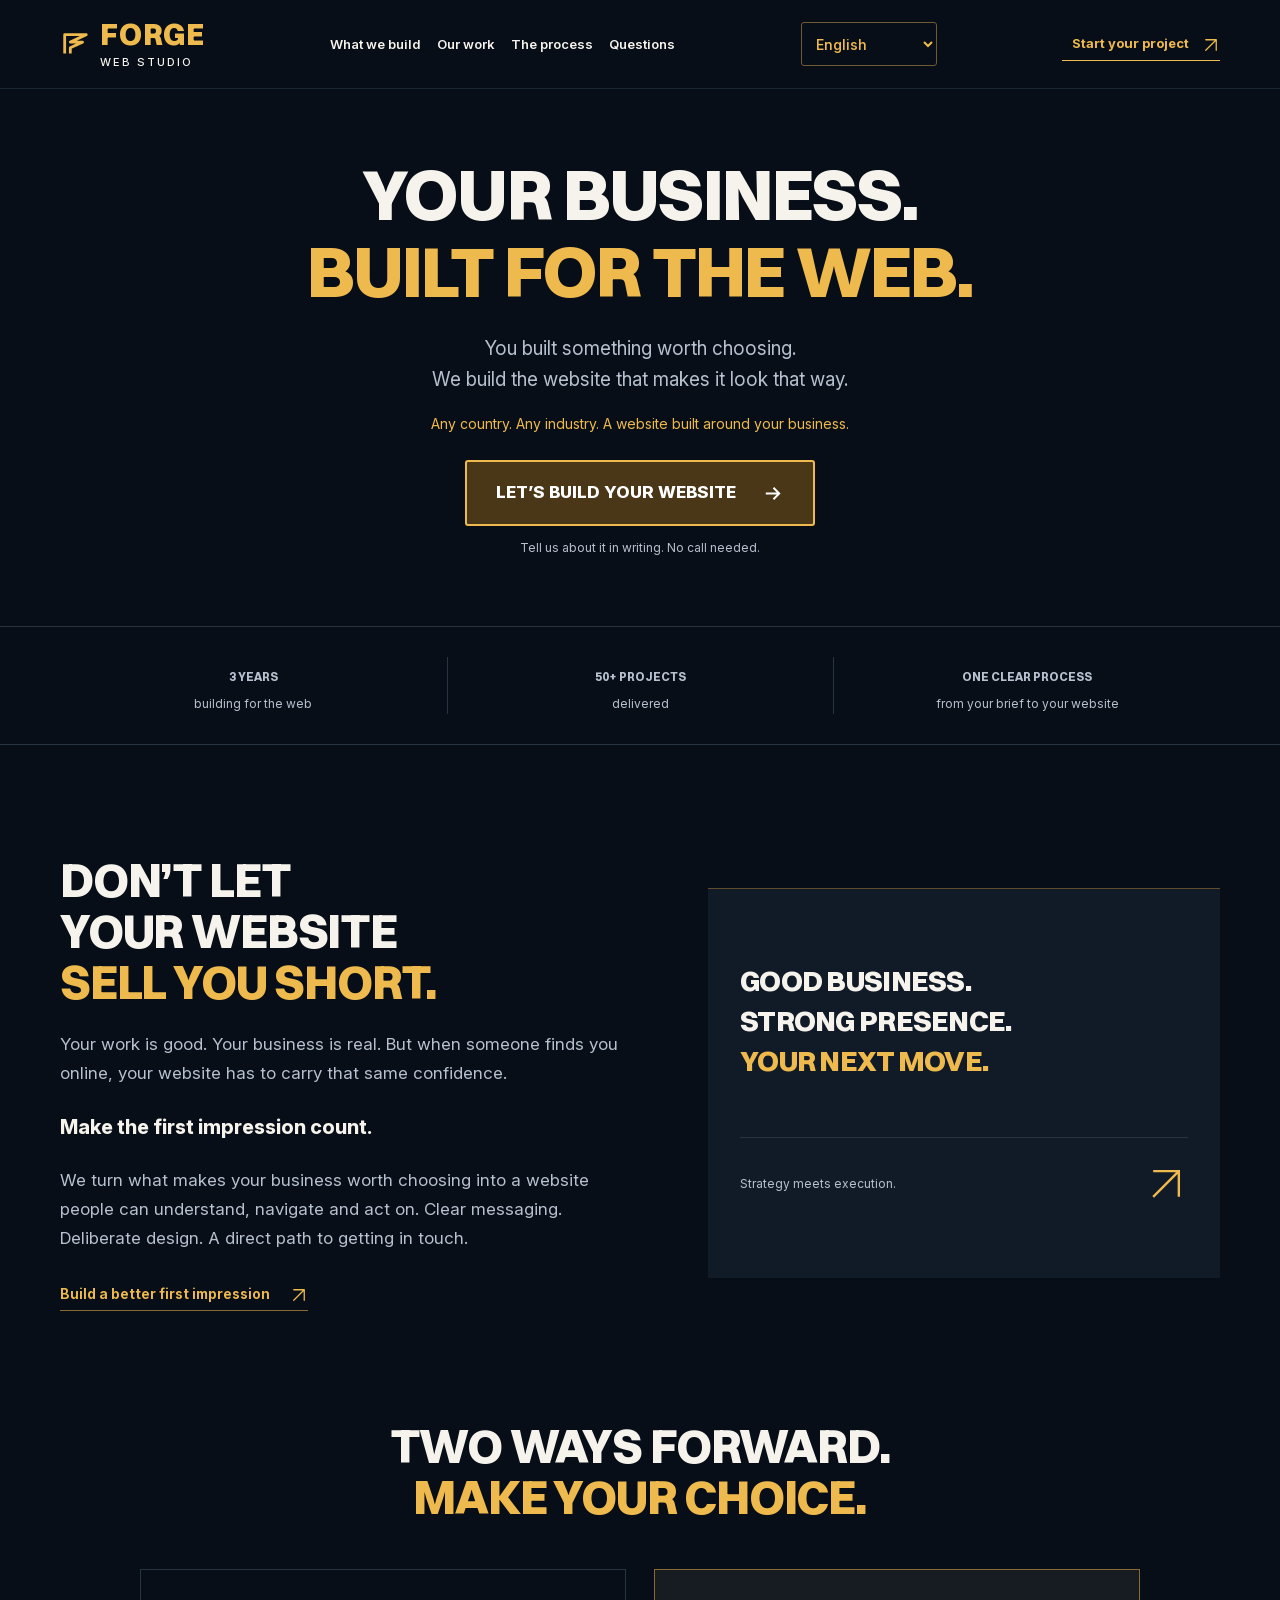
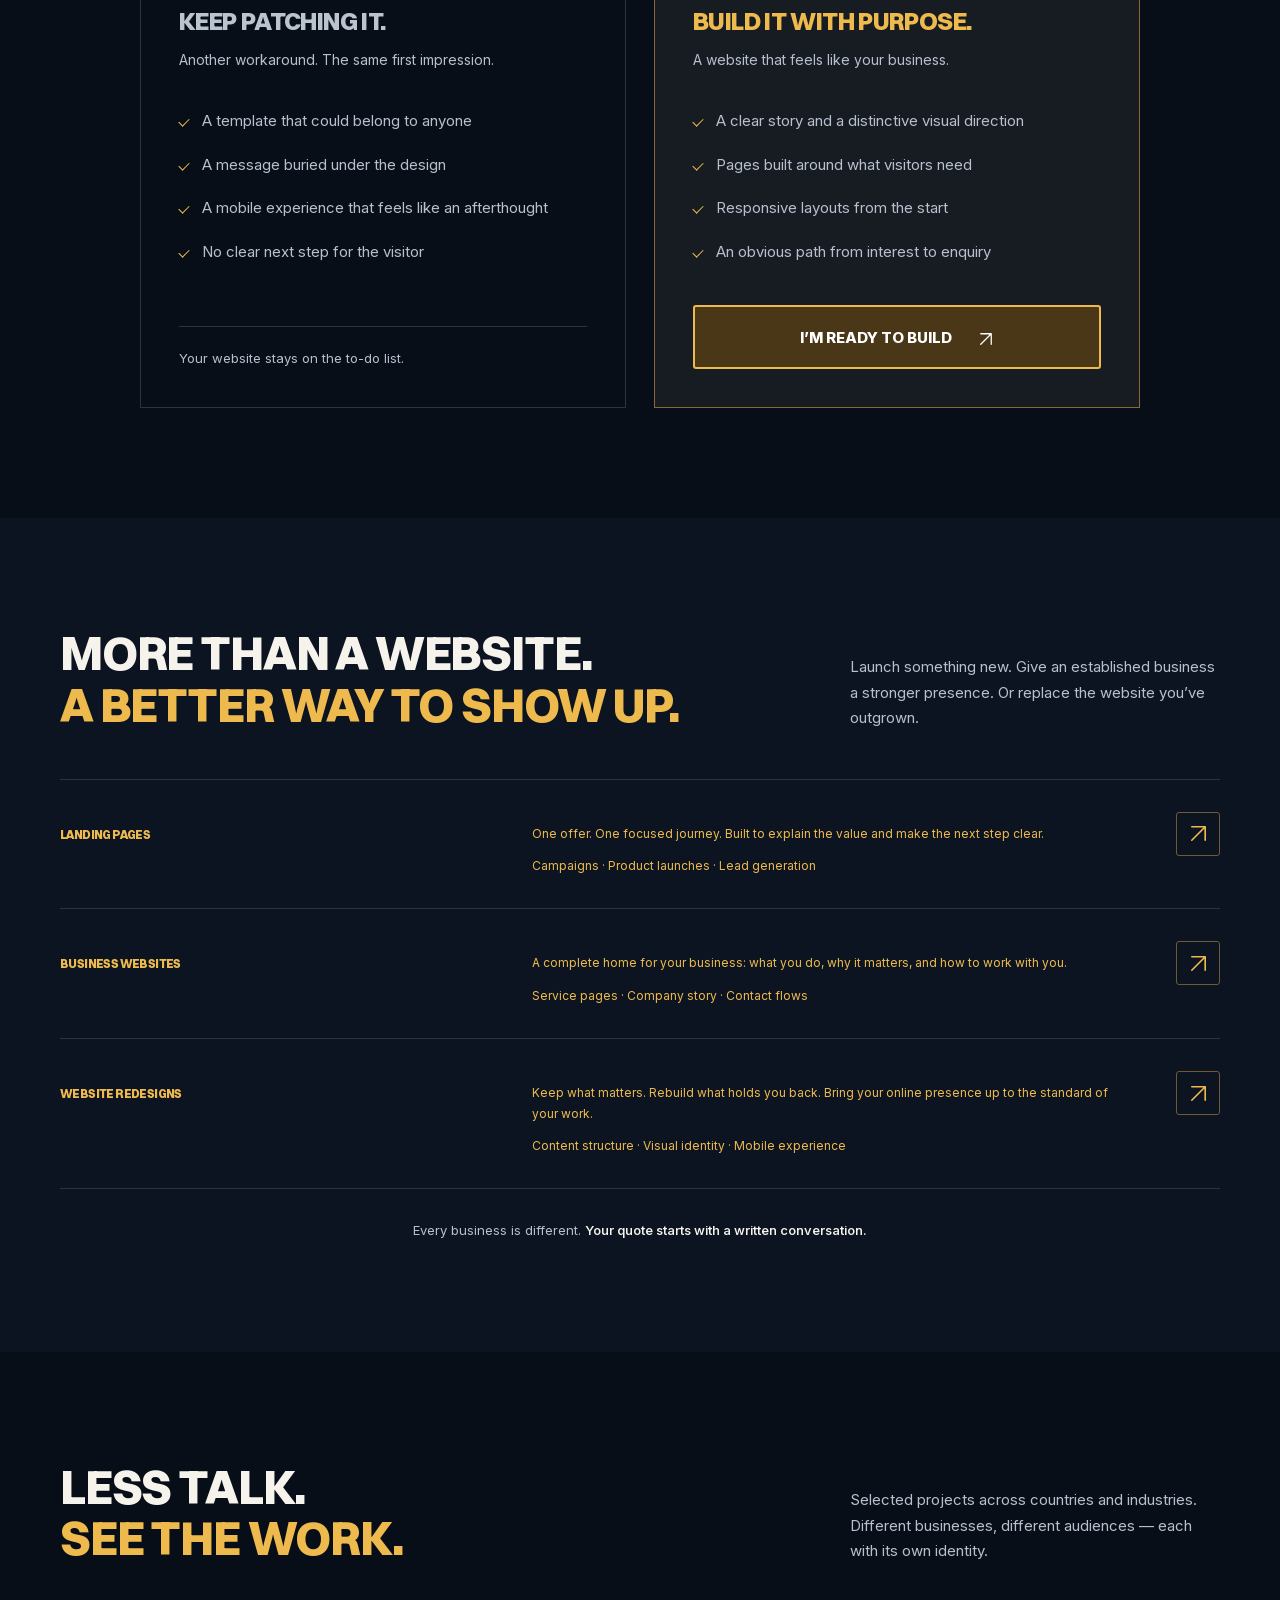
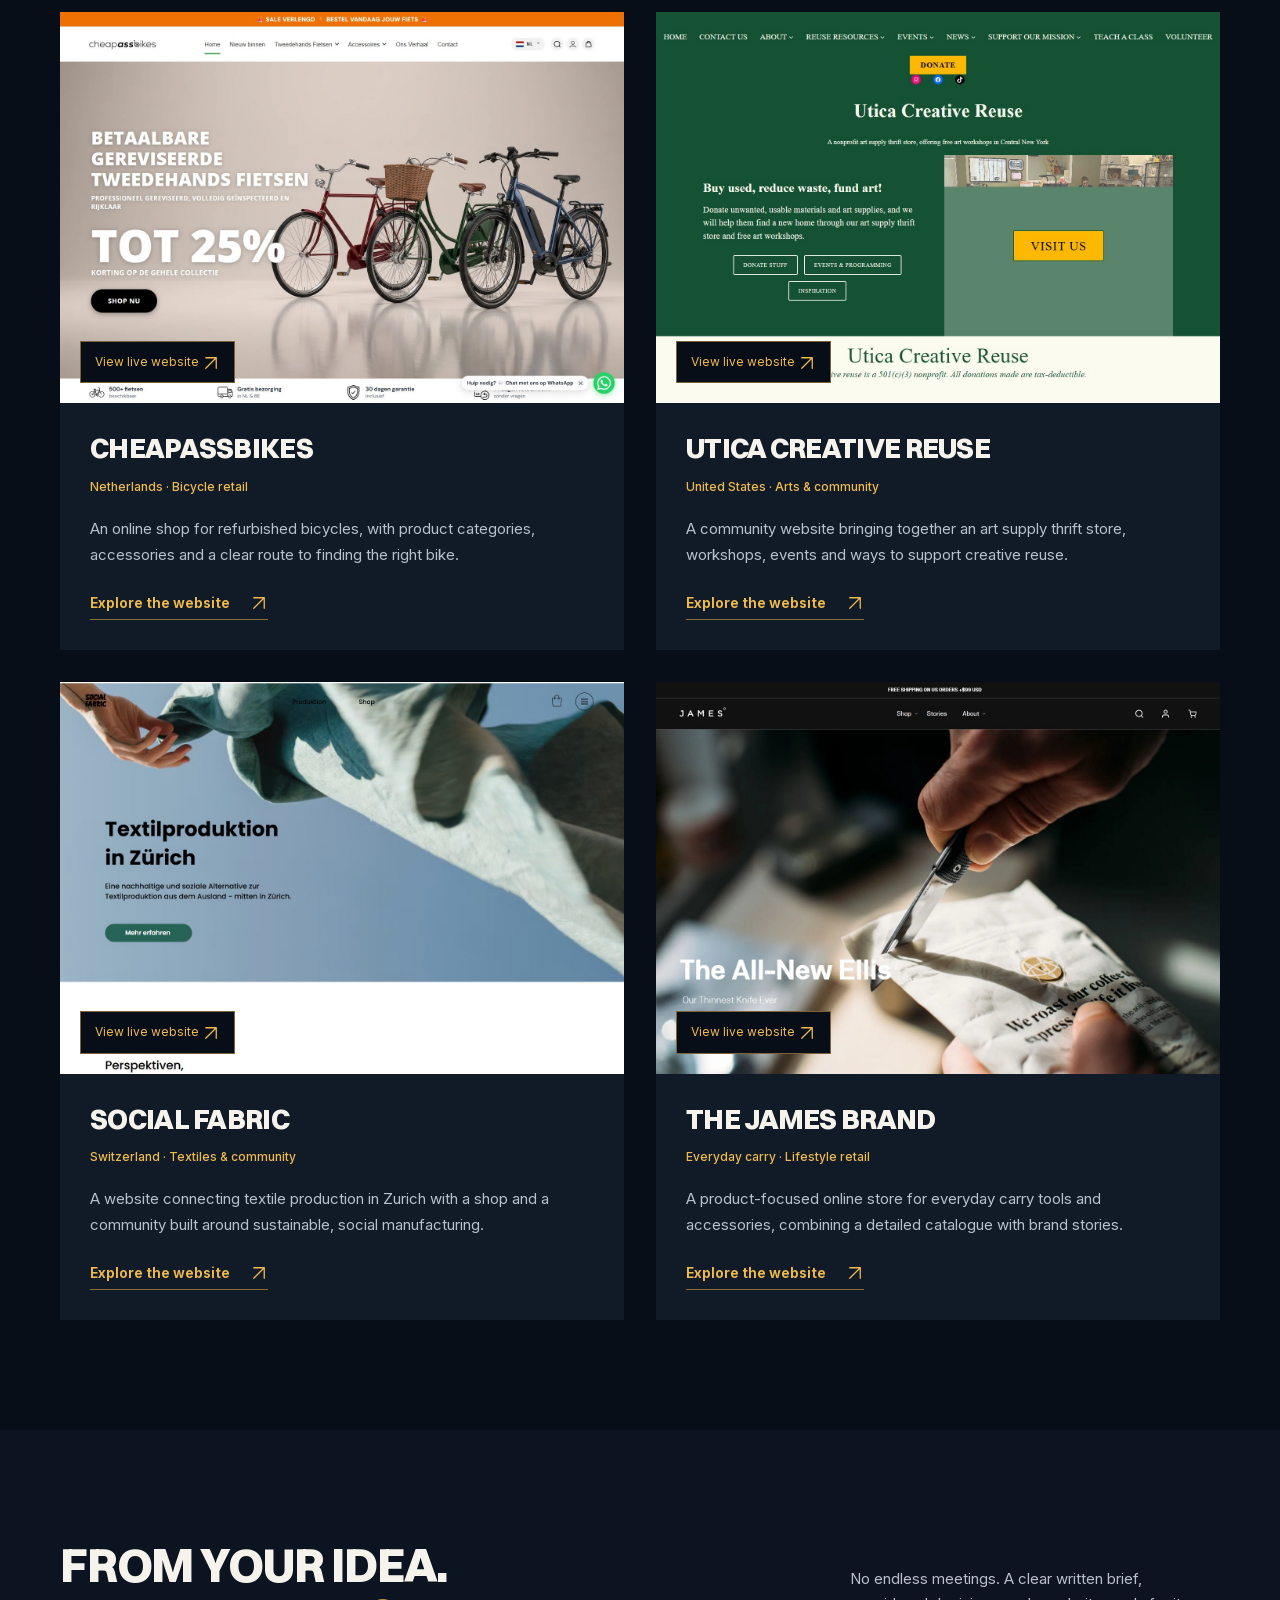
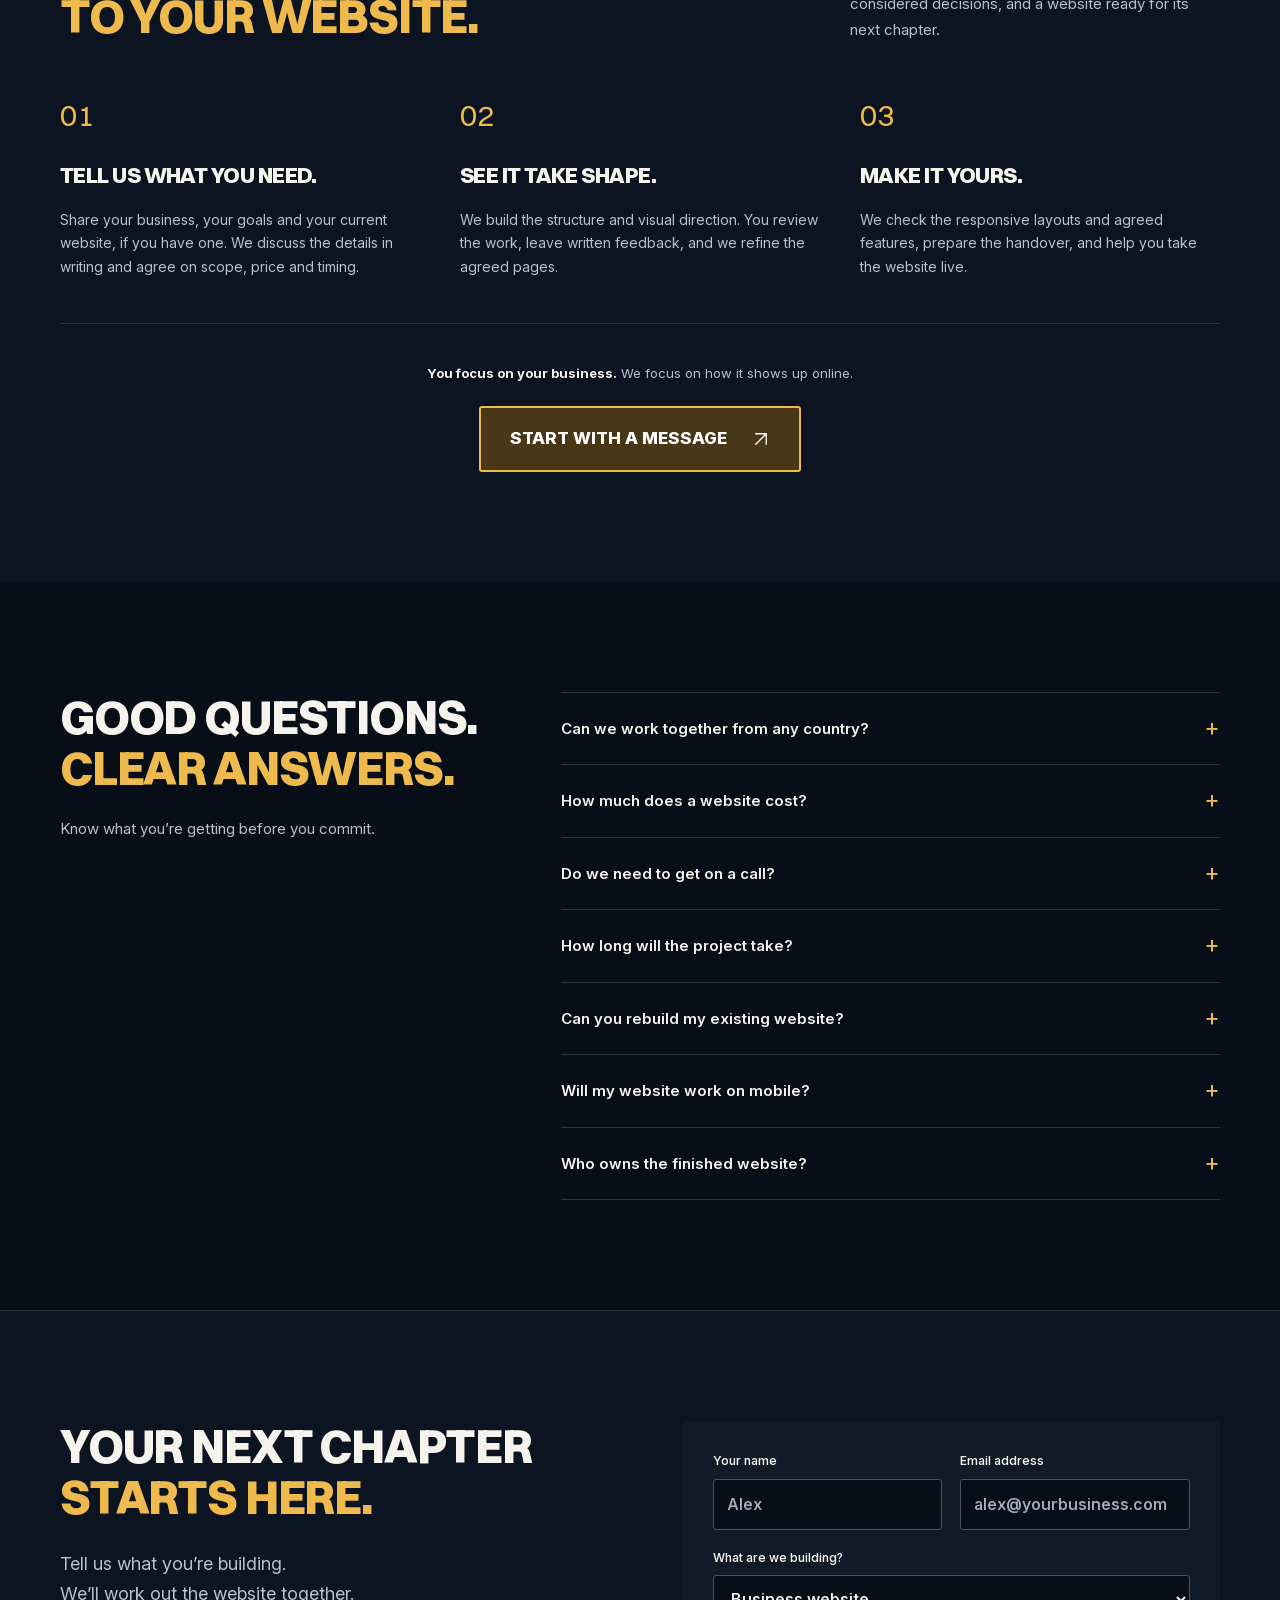
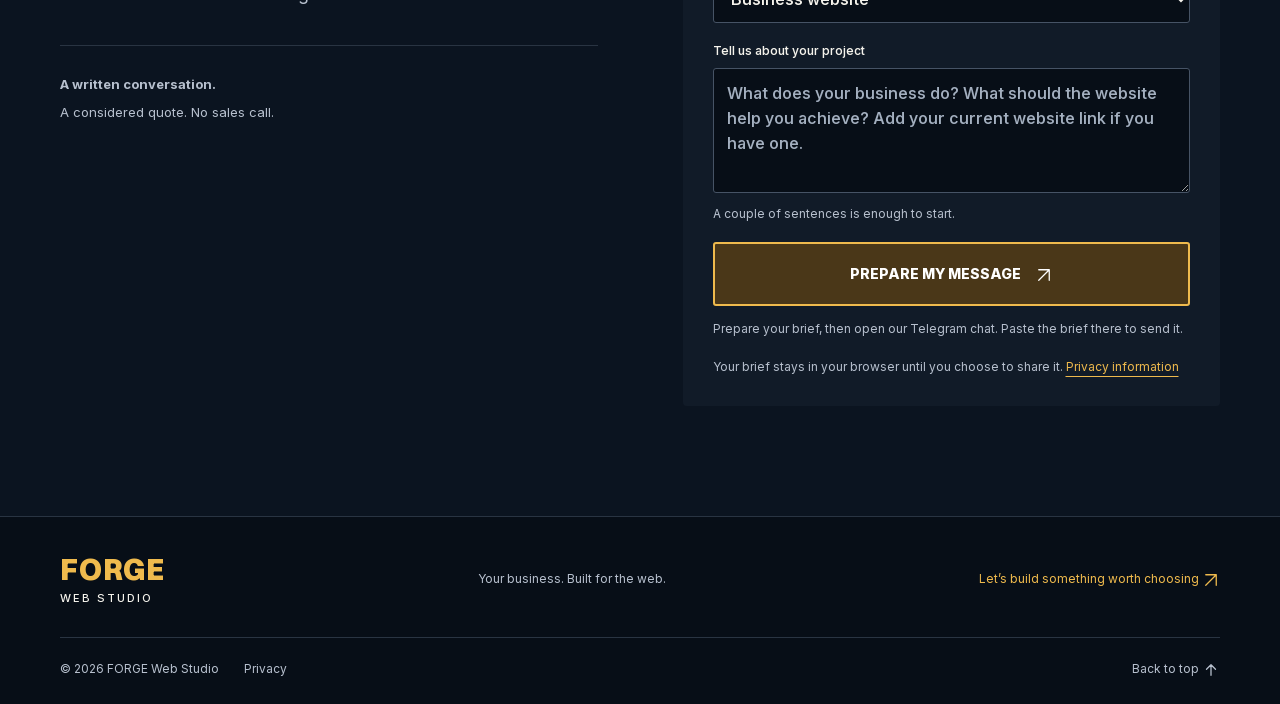
<file: index.html>
<!doctype html>
<html lang="en"><head>
  <meta charset="utf-8">
  <meta name="viewport" content="width=device-width, initial-scale=1">
  <title>FORGE Web Studio — Your business. Built for the web.</title>
  <meta name="description" content="Website design and development for clients in any country and any industry. 3 years of experience. 50+ projects delivered. Start a project in writing." data-i18n-content="12">
  <meta name="theme-color" content="#070e17">
  <meta property="og:title" content="FORGE Web Studio — Your business. Built for the web." data-i18n-content="143">
  <meta property="og:description" content="A clear message. A distinctive website. A straightforward path from first impression to enquiry." data-i18n-content="12">
  <meta property="og:type" content="website">
  <link rel="icon" href="assets/favicon.svg" type="image/svg+xml">
  <link rel="preload" href="assets/fonts/switzer-variable.woff2" as="font" type="font/woff2" crossorigin="">
  <link rel="stylesheet" href="assets/fonts/fonts.css">
  <link rel="stylesheet" href="styles.css">
  <script src="config.js" defer=""></script>
  <script src="translations.js" defer=""></script><script src="i18n.js" defer=""></script><script src="script.js" defer=""></script>
</head>
<body>
<a class="skip" href="#main"><span data-i18n="0">Skip to content</span></a>
<header class="header" id="top"><div class="container header-inner">
  <a class="brand" href="#top" aria-label="FORGE"><svg viewBox="0 0 32 32" width="30" height="30" fill="none" aria-hidden="true"><path d="M5 26V6h23L11 14h13L11 20v6" stroke="currentColor" stroke-width="3" stroke-linejoin="round"></path></svg><span>FORGE<small><span data-i18n="1">WEB STUDIO</span></small></span></a>
  <button class="menu-toggle" aria-expanded="false" aria-controls="navigation" type="button"><span data-i18n="2">Menu</span></button>
  <nav id="navigation" aria-label="Main navigation" data-i18n-aria-label="179"><a href="#services"><span data-i18n="3">What we build</span></a><a href="#work"><span data-i18n="4">Our work</span></a><a href="#process"><span data-i18n="5">The process</span></a><a href="#faq"><span data-i18n="6">Questions</span></a></nav>
  <label class="language-control"><span class="sr-only" data-i18n="161">Language</span><select id="language-select" aria-label="Language" data-i18n-aria-label="161"><option value="en" lang="en">English</option><option value="ru" lang="ru">Русский</option><option value="de" lang="de">Deutsch</option><option value="nl" lang="nl">Nederlands</option><option value="fi" lang="fi">Suomi</option><option value="zh" lang="zh">中文</option><option value="fr" lang="fr">Français</option><option value="it" lang="it">Italiano</option><option value="es" lang="es">Español</option><option value="pt" lang="pt">Português</option></select></label><a class="header-cta" href="#start"><span data-i18n="7">Start your project</span> <span aria-hidden="true"><svg class="icon icon-diagonal" viewBox="0 0 24 24" width="18" height="18" fill="none" aria-hidden="true"><path d="M5 19 19 5M5 5h14v14" stroke="currentColor" stroke-width="1.7" stroke-linecap="round" stroke-linejoin="round"></path></svg></span></a>
</div></header>
<main id="main">
<section class="hero"><div class="container hero-content">
  <h1><span data-i18n="8">YOUR BUSINESS.</span><br><em><span data-i18n="9">BUILT FOR THE WEB.</span></em></h1>
  <p class="hero-lead"><span data-i18n="10">You built something worth choosing.</span><br><span data-i18n="11">We build the website that makes it look that way.</span></p>
  <p class="global-note"><span data-i18n="12">Any country. Any industry. A website built around your business.</span></p>
  <a class="button" href="#start"><span data-i18n="13">LET’S BUILD YOUR WEBSITE</span> <svg viewBox="0 0 24 24" fill="none" width="23" height="23" aria-hidden="true"><path d="M5 12h14m-6-6 6 6-6 6" stroke="currentColor" stroke-width="2"></path></svg></a>
  <p class="cta-note"><span data-i18n="14">Tell us about it in writing. No call needed.</span></p>

</div></section>
<section class="proof-strip" aria-label="Studio experience" data-i18n-aria-label="182"><div class="container proof-grid"><div><strong><span data-i18n="30">3 YEARS</span></strong><span><span data-i18n="31">building for the web</span></span></div><div><strong><span data-i18n="32">50+ PROJECTS</span></strong><span><span data-i18n="33">delivered</span></span></div><div><strong><span data-i18n="34">ONE CLEAR PROCESS</span></strong><span><span data-i18n="35">from your brief to your website</span></span></div></div></section>
<section class="section manifesto"><div class="container split"><div><h2><span data-i18n="36">DON’T LET YOUR WEBSITE</span><br><em><span data-i18n="37">SELL YOU SHORT.</span></em></h2><p><span data-i18n="38">Your work is good. Your business is real. But when someone finds you online, your website has to carry that same confidence.</span></p><p class="strong-copy"><span data-i18n="39">Make the first impression count.</span></p><p><span data-i18n="40">We turn what makes your business worth choosing into a website people can understand, navigate and act on. Clear messaging. Deliberate design. A direct path to getting in touch.</span></p><a class="text-link" href="#start"><span data-i18n="41">Build a better first impression</span> <span aria-hidden="true"><svg class="icon icon-diagonal" viewBox="0 0 24 24" width="18" height="18" fill="none" aria-hidden="true"><path d="M5 19 19 5M5 5h14v14" stroke="currentColor" stroke-width="1.7" stroke-linecap="round" stroke-linejoin="round"></path></svg></span></a></div><div class="statement-panel"><span class="statement-line"><span data-i18n="42">GOOD BUSINESS.</span></span><span class="statement-line"><span data-i18n="43">STRONG PRESENCE.</span></span><span class="statement-line gold"><span data-i18n="44">YOUR NEXT MOVE.</span></span><div class="statement-bottom"><span><span data-i18n="45">Strategy meets execution.</span></span><svg viewBox="0 0 24 24" width="44" height="44" fill="none" aria-hidden="true"><path d="M5 19 19 5M5 5h14v14" stroke="currentColor" stroke-width="1.3"></path></svg></div></div></div></section>
<section class="section choice"><div class="container"><h2 class="center"><span data-i18n="46">TWO WAYS FORWARD.</span><br><em><span data-i18n="47">MAKE YOUR CHOICE.</span></em></h2><div class="choice-grid"><article class="choice-panel muted-panel"><h3><span data-i18n="48">KEEP PATCHING IT.</span></h3><p><span data-i18n="49">Another workaround. The same first impression.</span></p><ul><li><span data-i18n="50">A template that could belong to anyone</span></li><li><span data-i18n="51">A message buried under the design</span></li><li><span data-i18n="52">A mobile experience that feels like an afterthought</span></li><li><span data-i18n="53">No clear next step for the visitor</span></li></ul><p class="choice-end"><span data-i18n="54">Your website stays on the to-do list.</span></p></article><article class="choice-panel gold-panel"><h3><span data-i18n="55">BUILD IT WITH PURPOSE.</span></h3><p><span data-i18n="56">A website that feels like your business.</span></p><ul><li><span data-i18n="57">A clear story and a distinctive visual direction</span></li><li><span data-i18n="58">Pages built around what visitors need</span></li><li><span data-i18n="59">Responsive layouts from the start</span></li><li><span data-i18n="60">An obvious path from interest to enquiry</span></li></ul><a class="button" href="#start"><span data-i18n="61">I’M READY TO BUILD</span> <span aria-hidden="true"><svg class="icon icon-diagonal" viewBox="0 0 24 24" width="18" height="18" fill="none" aria-hidden="true"><path d="M5 19 19 5M5 5h14v14" stroke="currentColor" stroke-width="1.7" stroke-linecap="round" stroke-linejoin="round"></path></svg></span></a></article></div></div></section>
<section class="section services band" id="services"><div class="container"><div class="section-heading"><h2><span data-i18n="62">MORE THAN A WEBSITE.</span><br><em><span data-i18n="63">A BETTER WAY TO SHOW UP.</span></em></h2><p><span data-i18n="64">Launch something new. Give an established business a stronger presence. Or replace the website you’ve outgrown.</span></p></div><div class="service-list"><article><h3><span data-i18n="65">LANDING PAGES</span></h3><div><p><span data-i18n="66">One offer. One focused journey. Built to explain the value and make the next step clear.</span></p><span><span data-i18n="67">Campaigns · Product launches · Lead generation</span></span></div><a href="#start" data-service="Landing page" aria-label="Discuss a landing page" data-i18n-aria-label="131"><svg class="icon icon-diagonal" viewBox="0 0 24 24" width="18" height="18" fill="none" aria-hidden="true"><path d="M5 19 19 5M5 5h14v14" stroke="currentColor" stroke-width="1.7" stroke-linecap="round" stroke-linejoin="round"></path></svg></a></article><article><h3><span data-i18n="68">BUSINESS WEBSITES</span></h3><div><p><span data-i18n="69">A complete home for your business: what you do, why it matters, and how to work with you.</span></p><span><span data-i18n="70">Service pages · Company story · Contact flows</span></span></div><a href="#start" data-service="Business website" aria-label="Discuss a business website" data-i18n-aria-label="130"><svg class="icon icon-diagonal" viewBox="0 0 24 24" width="18" height="18" fill="none" aria-hidden="true"><path d="M5 19 19 5M5 5h14v14" stroke="currentColor" stroke-width="1.7" stroke-linecap="round" stroke-linejoin="round"></path></svg></a></article><article><h3><span data-i18n="71">WEBSITE REDESIGNS</span></h3><div><p><span data-i18n="72">Keep what matters. Rebuild what holds you back. Bring your online presence up to the standard of your work.</span></p><span><span data-i18n="73">Content structure · Visual identity · Mobile experience</span></span></div><a href="#start" data-service="Website redesign" aria-label="Discuss a website redesign" data-i18n-aria-label="132"><svg class="icon icon-diagonal" viewBox="0 0 24 24" width="18" height="18" fill="none" aria-hidden="true"><path d="M5 19 19 5M5 5h14v14" stroke="currentColor" stroke-width="1.7" stroke-linecap="round" stroke-linejoin="round"></path></svg></a></article></div><p class="pricing-note"><span data-i18n="74">Every business is different.</span> <strong><span data-i18n="75">Your quote starts with a written conversation.</span></strong></p></div></section>
<section class="section work" id="work"><div class="container"><div class="section-heading"><h2><span data-i18n="76">LESS TALK.</span><br><em><span data-i18n="77">SEE THE WORK.</span></em></h2><p><span data-i18n="78">Selected projects across countries and industries. Different businesses, different audiences — each with its own identity.</span></p></div><div class="portfolio-grid"><article class="portfolio-case"><a class="project-image" href="https://cheapassbikes.nl/" target="_blank" rel="noopener noreferrer" aria-label="Visit CHEAPASSBIKES website" data-i18n-aria-label="183"><img src="assets/cases/cheapassbikes.jpg" alt="Cheapassbikes website showing refurbished bicycles" width="1440" height="1000" loading="lazy" data-i18n-alt="80"><span><span data-i18n="79">View live website</span> <svg class="icon icon-diagonal" viewBox="0 0 24 24" width="18" height="18" fill="none" aria-hidden="true"><path d="M5 19 19 5M5 5h14v14" stroke="currentColor" stroke-width="1.7" stroke-linecap="round" stroke-linejoin="round"></path></svg></span></a><div class="project-copy"><h3>CHEAPASSBIKES</h3><span class="project-tag"><span data-i18n="80">Netherlands · Bicycle retail</span></span><p><span data-i18n="81">An online shop for refurbished bicycles, with product categories, accessories and a clear route to finding the right bike.</span></p><a class="text-link" href="https://cheapassbikes.nl/" target="_blank" rel="noopener noreferrer"><span data-i18n="82">Explore the website</span> <svg class="icon icon-diagonal" viewBox="0 0 24 24" width="18" height="18" fill="none" aria-hidden="true"><path d="M5 19 19 5M5 5h14v14" stroke="currentColor" stroke-width="1.7" stroke-linecap="round" stroke-linejoin="round"></path></svg></a></div></article>
<article class="portfolio-case"><a class="project-image" href="https://uticacreativereuse.org/" target="_blank" rel="noopener noreferrer" aria-label="Visit UTICA CREATIVE REUSE website" data-i18n-aria-label="183"><img src="assets/cases/utica-creative-reuse.jpg" alt="Utica Creative Reuse website showing its art supply store and community activities" width="1440" height="1000" loading="lazy" data-i18n-alt="83"><span><span data-i18n="79">View live website</span> <svg class="icon icon-diagonal" viewBox="0 0 24 24" width="18" height="18" fill="none" aria-hidden="true"><path d="M5 19 19 5M5 5h14v14" stroke="currentColor" stroke-width="1.7" stroke-linecap="round" stroke-linejoin="round"></path></svg></span></a><div class="project-copy"><h3>UTICA CREATIVE REUSE</h3><span class="project-tag"><span data-i18n="83">United States · Arts &amp; community</span></span><p><span data-i18n="84">A community website bringing together an art supply thrift store, workshops, events and ways to support creative reuse.</span></p><a class="text-link" href="https://uticacreativereuse.org/" target="_blank" rel="noopener noreferrer"><span data-i18n="82">Explore the website</span> <svg class="icon icon-diagonal" viewBox="0 0 24 24" width="18" height="18" fill="none" aria-hidden="true"><path d="M5 19 19 5M5 5h14v14" stroke="currentColor" stroke-width="1.7" stroke-linecap="round" stroke-linejoin="round"></path></svg></a></div></article>
<article class="portfolio-case"><a class="project-image" href="https://www.socialfabric.ch/" target="_blank" rel="noopener noreferrer" aria-label="Visit SOCIAL FABRIC website" data-i18n-aria-label="183"><img src="assets/cases/social-fabric.jpg" alt="Social Fabric website presenting textile production in Zurich" width="1440" height="1000" loading="lazy" data-i18n-alt="85"><span><span data-i18n="79">View live website</span> <svg class="icon icon-diagonal" viewBox="0 0 24 24" width="18" height="18" fill="none" aria-hidden="true"><path d="M5 19 19 5M5 5h14v14" stroke="currentColor" stroke-width="1.7" stroke-linecap="round" stroke-linejoin="round"></path></svg></span></a><div class="project-copy"><h3>SOCIAL FABRIC</h3><span class="project-tag"><span data-i18n="85">Switzerland · Textiles &amp; community</span></span><p><span data-i18n="86">A website connecting textile production in Zurich with a shop and a community built around sustainable, social manufacturing.</span></p><a class="text-link" href="https://www.socialfabric.ch/" target="_blank" rel="noopener noreferrer"><span data-i18n="82">Explore the website</span> <svg class="icon icon-diagonal" viewBox="0 0 24 24" width="18" height="18" fill="none" aria-hidden="true"><path d="M5 19 19 5M5 5h14v14" stroke="currentColor" stroke-width="1.7" stroke-linecap="round" stroke-linejoin="round"></path></svg></a></div></article>
<article class="portfolio-case"><a class="project-image" href="https://thejamesbrand.com/" target="_blank" rel="noopener noreferrer" aria-label="Visit THE JAMES BRAND website" data-i18n-aria-label="183"><img src="assets/cases/the-james-brand.jpg" alt="The James Brand website featuring its Ellis everyday carry knife" width="1440" height="1000" loading="lazy" data-i18n-alt="87"><span><span data-i18n="79">View live website</span> <svg class="icon icon-diagonal" viewBox="0 0 24 24" width="18" height="18" fill="none" aria-hidden="true"><path d="M5 19 19 5M5 5h14v14" stroke="currentColor" stroke-width="1.7" stroke-linecap="round" stroke-linejoin="round"></path></svg></span></a><div class="project-copy"><h3>THE JAMES BRAND</h3><span class="project-tag"><span data-i18n="87">Everyday carry · Lifestyle retail</span></span><p><span data-i18n="88">A product-focused online store for everyday carry tools and accessories, combining a detailed catalogue with brand stories.</span></p><a class="text-link" href="https://thejamesbrand.com/" target="_blank" rel="noopener noreferrer"><span data-i18n="82">Explore the website</span> <svg class="icon icon-diagonal" viewBox="0 0 24 24" width="18" height="18" fill="none" aria-hidden="true"><path d="M5 19 19 5M5 5h14v14" stroke="currentColor" stroke-width="1.7" stroke-linecap="round" stroke-linejoin="round"></path></svg></a></div></article></div></div></section>
<section class="section band" id="process"><div class="container"><div class="section-heading"><h2><span data-i18n="92">FROM YOUR IDEA.</span><br><em><span data-i18n="93">TO YOUR WEBSITE.</span></em></h2><p><span data-i18n="94">No endless meetings. A clear written brief, considered decisions, and a website ready for its next chapter.</span></p></div><ol class="process-grid"><li><span class="step">01</span><h3><span data-i18n="95">TELL US WHAT YOU NEED.</span></h3><p><span data-i18n="96">Share your business, your goals and your current website, if you have one. We discuss the details in writing and agree on scope, price and timing.</span></p></li><li><span class="step">02</span><h3><span data-i18n="97">SEE IT TAKE SHAPE.</span></h3><p><span data-i18n="98">We build the structure and visual direction. You review the work, leave written feedback, and we refine the agreed pages.</span></p></li><li><span class="step">03</span><h3><span data-i18n="99">MAKE IT YOURS.</span></h3><p><span data-i18n="100">We check the responsive layouts and agreed features, prepare the handover, and help you take the website live.</span></p></li></ol><div class="process-close"><p><strong><span data-i18n="101">You focus on your business.</span></strong> <span data-i18n="102">We focus on how it shows up online.</span></p><a class="button" href="#start"><span data-i18n="103">START WITH A MESSAGE</span> <span aria-hidden="true"><svg class="icon icon-diagonal" viewBox="0 0 24 24" width="18" height="18" fill="none" aria-hidden="true"><path d="M5 19 19 5M5 5h14v14" stroke="currentColor" stroke-width="1.7" stroke-linecap="round" stroke-linejoin="round"></path></svg></span></a></div></div></section>
<section class="section faq" id="faq"><div class="container split faq-layout"><div><h2><span data-i18n="104">GOOD QUESTIONS.</span><br><em><span data-i18n="105">CLEAR ANSWERS.</span></em></h2><p><span data-i18n="106">Know what you’re getting before you commit.</span></p></div><div class="faq-list"><details><summary><span data-i18n="107">Can we work together from any country?</span></summary><p><span data-i18n="108">Yes. We work with clients from any country and in any industry. Tell us what you do and what you need; we shape the website around your business and audience. Briefs, feedback and pricing are handled in writing, so there is no call to schedule across time zones.</span></p></details><details><summary><span data-i18n="109">How much does a website cost?</span></summary><p><span data-i18n="110">We quote after understanding the pages, content and features you need. Send a short brief and we’ll discuss the scope and price in writing. There is no checkout or automatic subscription on this website.</span></p></details><details><summary><span data-i18n="111">Do we need to get on a call?</span></summary><p><span data-i18n="112">No. Our process is designed around written communication. You can share your brief, review designs and send feedback without booking a call.</span></p></details><details><summary><span data-i18n="113">How long will the project take?</span></summary><p><span data-i18n="114">Timing depends on the agreed scope and the availability of your content. We agree on a schedule before work starts, rather than promise the same deadline for every project.</span></p></details><details><summary><span data-i18n="115">Can you rebuild my existing website?</span></summary><p><span data-i18n="116">Yes. Share the link and explain what you want to improve. We’ll review the requirements and discuss the content, functionality and existing links that need to be preserved.</span></p></details><details><summary><span data-i18n="117">Will my website work on mobile?</span></summary><p><span data-i18n="118">Responsive layouts are part of the work. We check the agreed pages at desktop and mobile sizes so people can read, navigate and get in touch on different screens.</span></p></details><details><summary><span data-i18n="119">Who owns the finished website?</span></summary><p><span data-i18n="120">Ownership, third-party licences, account access and handover deliverables are defined in the project agreement before work begins. We discuss hosting and any ongoing costs upfront.</span></p></details></div></div></section>
<section class="section start" id="start"><div class="container request-layout"><div><h2><span data-i18n="121">YOUR NEXT CHAPTER</span><br><em><span data-i18n="122">STARTS HERE.</span></em></h2><p><span data-i18n="123">Tell us what you’re building.</span><br><span data-i18n="124">We’ll work out the website together.</span></p><div class="contact-promise"><strong><span data-i18n="125">A written conversation.</span></strong><span><span data-i18n="126">A considered quote. No sales call.</span></span></div></div><form id="project-form" novalidate=""><div class="form-grid"><label><span data-i18n="127">Your name</span><input name="name" autocomplete="name" required="" maxlength="100" placeholder="Alex"></label><label><span data-i18n="128">Email address</span><input name="email" type="email" autocomplete="email" required="" maxlength="254" placeholder="alex@yourbusiness.com"></label></div><label><span data-i18n="129">What are we building?</span><select name="service"><option value="Business website" data-i18n="130">Business website</option><option value="Landing page" data-i18n="131">Landing page</option><option value="Website redesign" data-i18n="132">Website redesign</option><option value="Let’s figure it out" data-i18n="133">Let’s figure it out</option></select></label><label><span data-i18n="134">Tell us about your project</span><textarea name="brief" required="" minlength="20" maxlength="5000" rows="4" placeholder="What does your business do? What should the website help you achieve? Add your current website link if you have one." data-i18n-placeholder="172"></textarea></label><p class="form-help"><span data-i18n="135">A couple of sentences is enough to start.</span></p><button class="button" type="submit" id="submit-button"><span data-i18n="136">PREPARE MY PROJECT BRIEF</span> <span aria-hidden="true"><svg class="icon icon-diagonal" viewBox="0 0 24 24" width="18" height="18" fill="none" aria-hidden="true"><path d="M5 19 19 5M5 5h14v14" stroke="currentColor" stroke-width="1.7" stroke-linecap="round" stroke-linejoin="round"></path></svg></span></button><p class="form-note" id="delivery-note"><span data-i18n="137">Preview mode: prepare and copy your brief. Online delivery is not connected yet.</span></p><p class="form-status" id="form-status" role="status" aria-live="polite"></p><div id="brief-output" hidden=""><label><span data-i18n="138">Your prepared message</span><textarea id="prepared-message" rows="7" readonly=""></textarea></label><div class="brief-actions"><button type="button" class="secondary-button" id="copy-brief"><span data-i18n="139">Copy brief</span></button><a class="secondary-button" id="contact-link" hidden=""><span data-i18n="140">Open email draft</span></a></div></div><p class="privacy-note"><span data-i18n="141">Your brief stays in your browser until you choose to share it.</span> <a href="privacy.html"><span data-i18n="142">Privacy information</span></a></p></form></div></section>
</main>
<footer><div class="container footer-top"><a class="brand" href="#top"><span>FORGE<small><span data-i18n="1">WEB STUDIO</span></small></span></a><p><span data-i18n="143">Your business. Built for the web.</span></p><a href="#start"><span data-i18n="144">Let’s build something worth choosing</span> <svg class="icon icon-diagonal" viewBox="0 0 24 24" width="18" height="18" fill="none" aria-hidden="true"><path d="M5 19 19 5M5 5h14v14" stroke="currentColor" stroke-width="1.7" stroke-linecap="round" stroke-linejoin="round"></path></svg></a></div><div class="container footer-bottom"><span>© <span data-year="">2026</span> <span data-i18n="145">FORGE Web Studio</span></span><a href="privacy.html"><span data-i18n="146">Privacy</span></a><a href="#top"><span data-i18n="147">Back to top</span> <svg class="icon icon-up" viewBox="0 0 24 24" width="18" height="18" fill="none" aria-hidden="true"><path d="M12 19V5m-6 6 6-6 6 6" stroke="currentColor" stroke-width="1.7" stroke-linecap="round" stroke-linejoin="round"></path></svg></a></div></footer>
<a class="mobile-cta" href="#start"><span data-i18n="7">Start your project</span> <span aria-hidden="true"><svg class="icon icon-diagonal" viewBox="0 0 24 24" width="18" height="18" fill="none" aria-hidden="true"><path d="M5 19 19 5M5 5h14v14" stroke="currentColor" stroke-width="1.7" stroke-linecap="round" stroke-linejoin="round"></path></svg></span></a>
<noscript><div class="container" style="padding:20px">JavaScript is required to prepare a brief. You can also <a class="text-link" href="https://t.me/shnirkuryer" target="_blank" rel="noopener noreferrer">message us on Telegram</a>.</div></noscript>


</body></html>
</file>
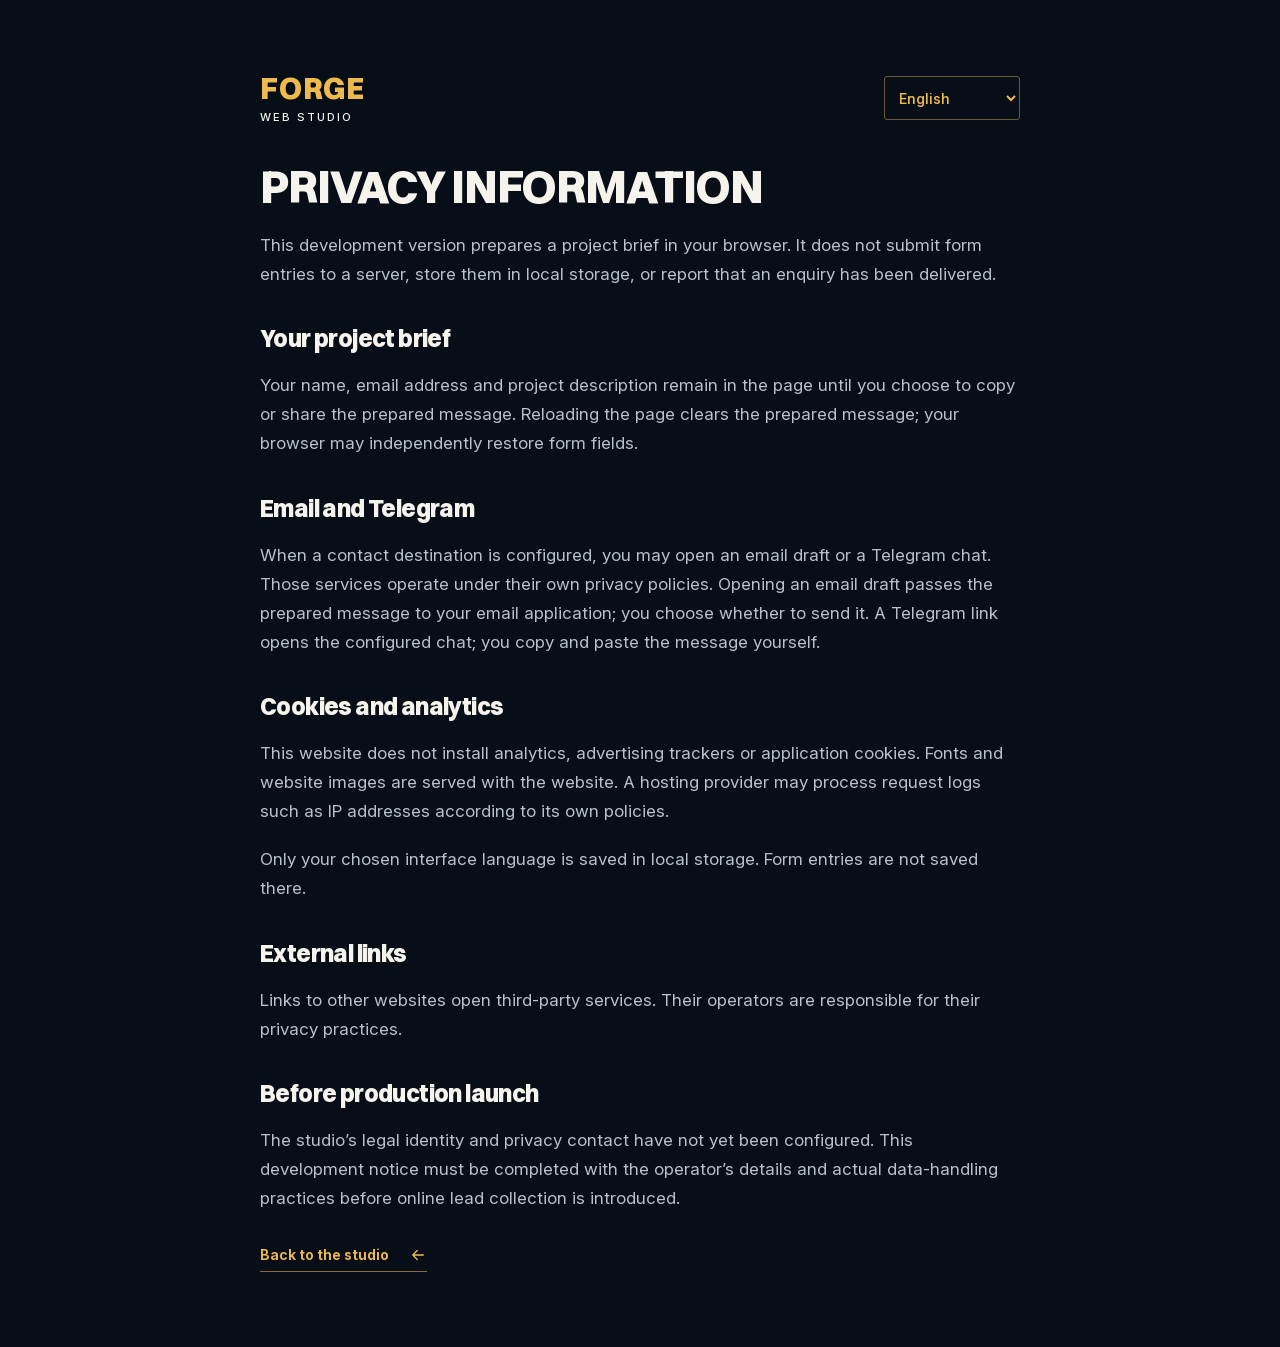
<file: privacy.html>
<!doctype html>
<html lang="en"><head><meta charset="utf-8"><meta name="viewport" content="width=device-width, initial-scale=1"><title>Privacy information — FORGE Web Studio</title><meta name="robots" content="noindex"><link rel="icon" href="assets/favicon.svg" type="image/svg+xml"><link rel="stylesheet" href="assets/fonts/fonts.css"><link rel="stylesheet" href="styles.css"><script src="translations.js" defer=""></script><script src="i18n.js" defer=""></script></head><body><main class="container privacy-page"><div class="privacy-toolbar"><a class="brand" href="index.html"><span>FORGE<small><span data-i18n="1">WEB STUDIO</span></small></span></a><label class="language-control"><span class="sr-only" data-i18n="161">Language</span><select id="language-select" aria-label="Language" data-i18n-aria-label="161"><option value="en" lang="en">English</option><option value="ru" lang="ru">Русский</option><option value="de" lang="de">Deutsch</option><option value="nl" lang="nl">Nederlands</option><option value="fi" lang="fi">Suomi</option><option value="zh" lang="zh">中文</option><option value="fr" lang="fr">Français</option><option value="it" lang="it">Italiano</option><option value="es" lang="es">Español</option><option value="pt" lang="pt">Português</option></select></label></div><h1 style="margin-top:40px"><span data-i18n="148">PRIVACY INFORMATION</span></h1><p><span data-i18n="149">This development version prepares a project brief in your browser. It does not submit form entries to a server, store them in local storage, or report that an enquiry has been delivered.</span></p><h2><span data-i18n="150">Your project brief</span></h2><p><span data-i18n="151">Your name, email address and project description remain in the page until you choose to copy or share the prepared message. Reloading the page clears the prepared message; your browser may independently restore form fields.</span></p><h2><span data-i18n="152">Email and Telegram</span></h2><p><span data-i18n="153">When a contact destination is configured, you may open an email draft or a Telegram chat. Those services operate under their own privacy policies. Opening an email draft passes the prepared message to your email application; you choose whether to send it. A Telegram link opens the configured chat; you copy and paste the message yourself.</span></p><h2><span data-i18n="154">Cookies and analytics</span></h2><p><span data-i18n="155">This website does not install analytics, advertising trackers or application cookies. Fonts and website images are served with the website. A hosting provider may process request logs such as IP addresses according to its own policies.</span></p><p data-i18n="186">Only your chosen interface language is saved in local storage. Form entries are not saved there.</p><h2><span data-i18n="156">External links</span></h2><p><span data-i18n="157">Links to other websites open third-party services. Their operators are responsible for their privacy practices.</span></p><h2><span data-i18n="158">Before production launch</span></h2><p><span data-i18n="159">The studio’s legal identity and privacy contact have not yet been configured. This development notice must be completed with the operator’s details and actual data-handling practices before online lead collection is introduced.</span></p><a class="text-link" href="index.html"><span data-i18n="160">Back to the studio</span> <svg class="icon icon-left" viewBox="0 0 24 24" width="18" height="18" fill="none" aria-hidden="true"><path d="M19 12H5m6-6-6 6 6 6" stroke="currentColor" stroke-width="1.7" stroke-linecap="round" stroke-linejoin="round"></path></svg></a></main>
</body></html>
</file>
<file: assets/fonts/fonts.css>
@font-face{font-family:Inter;src:url(inter-global.woff2) format('woff2');font-weight:100 900;font-style:normal;font-display:swap}
@font-face{font-family:Switzer;src:url(switzer-variable.woff2) format('woff2');font-weight:100 900;font-style:normal;font-display:swap}
</file>
<file: styles.css>
:root{--bg:#070e17;--band:#0b1420;--surface:#111b28;--text:#f5f3ec;--muted:#b7c0ce;--gold:#efba4d;--amber:#4a3718;--line:#293442;--display:Switzer,Inter,sans-serif;--ease:cubic-bezier(.16,1,.3,1)}
*{box-sizing:border-box}html{scroll-behavior:smooth;scroll-padding-top:90px;color-scheme:dark}body{margin:0;background:var(--bg);color:var(--text);font-family:Inter,sans-serif;font-size:17px;line-height:1.7}::selection{background:var(--gold);color:var(--bg)}*{scrollbar-color:#74603b var(--bg);scrollbar-width:thin}a{color:inherit;text-decoration:none;text-underline-offset:5px}button,input,select,textarea{font:inherit}button,a,input,select,textarea{touch-action:manipulation}button{cursor:pointer}a:focus-visible,button:focus-visible,input:focus-visible,select:focus-visible,textarea:focus-visible,summary:focus-visible{outline:3px solid var(--gold);outline-offset:5px}img{display:block;max-width:100%}h1,h2,h3,p{margin:0}h1,h2,h3{font-family:var(--display);font-weight:800;letter-spacing:-.025em;line-height:1.08;text-wrap:balance}h1{font-size:clamp(2.5rem,5.6vw,5rem)}h2{font-size:clamp(2rem,3.7vw,3.3rem)}h3{font-size:1.55rem}em{font-style:normal;color:var(--gold)}p{color:var(--muted)}.container{width:min(1160px,calc(100% - 64px));margin-inline:auto}.section{padding:110px 0}.band{background:var(--band)}.center{text-align:center}.gold{color:var(--gold)}.skip{position:fixed;top:10px;left:10px;background:var(--gold);color:var(--bg);padding:12px 20px;z-index:200;transform:translateY(-150%)}.skip:focus{transform:none}.header{background:var(--bg);border-bottom:1px solid #1c2734}.header-inner{min-height:88px;display:flex;align-items:center;justify-content:space-between;gap:24px}.brand{display:flex;align-items:center;gap:10px;color:var(--gold);flex-shrink:0}.brand>span{font-family:var(--display);font-weight:850;font-size:30px;line-height:.95;letter-spacing:.025em}.brand small{display:block;color:var(--text);font-family:Inter,sans-serif;font-weight:500;font-size:9px;letter-spacing:.27em;margin-top:8px}.header nav{display:flex;gap:27px;font-size:13px;font-weight:600}.header nav a:hover{color:var(--gold)}.header-cta{font-size:13px;font-weight:700;border-bottom:1px solid var(--gold);padding:5px 0}.header-cta span{margin-left:10px;color:var(--gold)}.menu-toggle{display:none}.hero{padding:67px 0 29px;overflow:clip}.hero-content{text-align:center}.hero-lead{font-size:19px;line-height:1.65;margin:22px 0 28px}.button{display:inline-flex;align-items:center;justify-content:center;gap:25px;padding:19px 29px;min-height:64px;border:2px solid var(--gold);border-radius:3px;background:var(--amber);color:white;font-family:Inter,sans-serif;font-size:17px;font-weight:800;line-height:1.4;transition:background .2s var(--ease),transform .2s var(--ease);text-align:center}.button:hover{background:#69501f;transform:translateY(-2px)}.button:active{transform:none}.button:disabled{opacity:.6;cursor:wait}.cta-note{font-size:12px;margin-top:12px}.proof-strip{border-block:1px solid var(--line)}.proof-grid{display:grid;grid-template-columns:repeat(3,1fr);padding-block:30px}.proof-grid>div{display:flex;flex-direction:column;align-items:center;gap:3px;border-left:1px solid var(--line)}.proof-grid>div:first-child{border:0}.proof-grid strong{font-family:var(--display);font-size:20px}.proof-grid span{color:var(--muted);font-size:12px}.split{display:grid;grid-template-columns:1.1fr 1fr;gap:85px;align-items:center}.manifesto p{margin-top:22px;font-size:17px}.manifesto .strong-copy{font-size:20px;font-weight:750;color:var(--text)}.text-link{display:inline-flex;gap:20px;align-items:center;color:var(--gold);font-size:14px;font-weight:650;border-bottom:1px solid #8a6b32;padding-bottom:4px}.text-link:hover{color:#ffe0a0}.manifesto .text-link{margin-top:29px}.statement-panel{min-height:390px;background:#111b28;padding:40px 32px;display:flex;flex-direction:column;justify-content:center;border-top:1px solid #5e4c2c}.statement-line{font-family:var(--display);font-size:clamp(20px,2.25vw,32px);font-weight:800;line-height:1.4;letter-spacing:-.025em}.statement-bottom{display:flex;align-items:center;justify-content:space-between;margin-top:55px;border-top:1px solid var(--line);padding-top:24px;color:var(--muted);font-size:12px}.statement-bottom svg{color:var(--gold)}.choice{padding-top:0}.choice-grid{display:grid;grid-template-columns:1fr 1fr;gap:28px;max-width:1000px;margin:46px auto 0}.choice-panel{display:flex;flex-direction:column;padding:38px}.muted-panel{border:1px solid var(--line)}.muted-panel h3{color:#bbc3ce}.gold-panel{border:1px solid #8a6933;background:#171b22}.gold-panel h3{color:var(--gold)}.choice-panel>p{margin-top:13px;font-size:14px}.choice-panel ul{padding:0;list-style:none;margin:28px 0 32px}.choice-panel li{position:relative;color:var(--muted);padding:9px 0 9px 23px;font-size:15px}.choice-panel li:before{content:'';position:absolute;left:0;top:19px;width:9px;height:5px;border-left:1px solid var(--gold);border-bottom:1px solid var(--gold);transform:rotate(-45deg)}.choice-panel .button{margin-top:auto;font-size:15px}.choice-panel .choice-end{margin-top:auto;border-top:1px solid var(--line);padding-top:20px;font-size:13px}.section-heading{display:flex;justify-content:space-between;gap:70px;align-items:flex-end;margin-bottom:48px}.section-heading h2{flex:1.6}.section-heading>p{flex:1;font-size:15px;max-width:370px}.service-list{border-top:1px solid var(--line)}.service-list article{display:grid;grid-template-columns:1fr 1.4fr 44px;gap:40px;padding:32px 0;border-bottom:1px solid var(--line);align-items:start}.service-list h3{font-size:24px;margin-top:5px}.service-list p{font-size:15px}.service-list span{display:block;font-size:11px;color:var(--gold);margin-top:12px}.service-list article>a{font-size:28px;color:var(--gold);width:44px;height:44px;display:flex;align-items:center;justify-content:center;border:1px solid #705a34;border-radius:3px}.service-list article>a:hover{background:var(--amber)}.pricing-note{font-size:13px;text-align:center;margin-top:30px}.pricing-note strong{color:var(--text);font-weight:550}.project-feature{display:grid;grid-template-columns:1.3fr 1fr;background:var(--surface);align-items:stretch}.project-image{position:relative;overflow:hidden;min-height:350px}.project-image img{width:100%;height:100%;object-fit:cover;object-position:top}.project-image>span{position:absolute;bottom:20px;left:20px;background:var(--bg);color:var(--gold);font-size:12px;padding:10px 14px;border:1px solid #7a6337}.project-copy{padding:40px;align-self:center}.project-tag{font-size:10px;color:var(--gold);font-weight:650;letter-spacing:.06em}.project-copy h3{font-size:32px;margin:15px 0 20px}.project-copy p{font-size:15px}.project-tags{display:flex;flex-wrap:wrap;gap:8px 18px;list-style:none;padding:0;margin:23px 0 30px;font-size:10px;color:var(--muted)}.process-grid{display:grid;grid-template-columns:repeat(3,1fr);gap:40px;list-style:none;padding:0;margin:0}.step{display:block;font-family:var(--display);color:var(--gold);font-size:30px;margin-bottom:22px}.process-grid h3{font-size:22px;line-height:1.15;margin-bottom:19px}.process-grid p{font-size:14px}.process-close{text-align:center;border-top:1px solid var(--line);padding-top:38px;margin-top:44px}.process-close p{font-size:13px;margin-bottom:22px}.process-close strong{color:var(--text)}.faq-layout{align-items:start;gap:70px;grid-template-columns:.85fr 1.3fr}.faq-layout>div>p{margin-top:22px;font-size:15px}.faq-list{border-top:1px solid var(--line)}details{border-bottom:1px solid var(--line)}summary{padding:23px 30px 23px 0;font-size:15px;font-weight:600;cursor:pointer;list-style:none;position:relative}summary::-webkit-details-marker{display:none}summary:after{content:'+';position:absolute;right:0;color:var(--gold);font-size:23px;font-weight:400;top:16px}details[open] summary:after{content:'−'}details p{font-size:14px;padding-bottom:24px;max-width:65ch}.start{background:var(--band);border-block:1px solid var(--line)}.request-layout{display:grid;grid-template-columns:1fr 1fr;gap:85px;align-items:start}.request-layout>div>p{font-size:18px;margin-top:25px}.contact-promise{display:flex;flex-direction:column;gap:5px;margin-top:35px;border-top:1px solid var(--line);padding-top:25px}.contact-promise strong{color:var(--gold);font-size:15px}.contact-promise span{font-size:13px;color:var(--muted)}form{padding:30px;background:var(--surface);border-radius:4px}label{display:block;font-size:12px;font-weight:550;color:var(--text);margin-bottom:18px}.form-grid{display:grid;grid-template-columns:1fr 1fr;gap:18px}input,textarea,select{width:100%;display:block;margin-top:7px;padding:12px 13px;border:1px solid #465365;border-radius:3px;background:var(--bg);color:var(--text);font-size:14px;caret-color:var(--gold);line-height:1.55}textarea{resize:vertical;min-height:110px}input::placeholder,textarea::placeholder{color:#a3afbf;opacity:1}select{min-height:48px}form .button{width:100%;font-size:14px;margin-top:18px;gap:14px}.form-help,.form-note,.privacy-note{font-size:11px;line-height:1.6}.form-help{margin-top:-7px}.form-note{margin-top:13px}.privacy-note{margin-top:19px}.privacy-note a{color:var(--gold);text-decoration:underline}.form-status{font-size:13px;color:var(--gold);margin-top:15px}.form-status:empty{display:none}#brief-output{margin-top:22px;border-top:1px solid var(--line);padding-top:20px}[hidden]{display:none!important}.brief-actions{display:flex;gap:10px;flex-wrap:wrap}.secondary-button{display:inline-block;background:transparent;color:var(--gold);font-size:12px;padding:10px 15px;border:1px solid #8a6b32;border-radius:3px}.secondary-button:hover{background:var(--amber)}footer{padding:39px 0 25px}.footer-top{display:flex;align-items:center;justify-content:space-between;gap:30px;padding-bottom:34px}.footer-top p{font-size:12px}.footer-top>a:last-child{font-size:12px;color:var(--gold)}.footer-bottom{border-top:1px solid var(--line);display:flex;gap:25px;color:var(--muted);font-size:10px;padding-top:21px}.footer-bottom>a:last-child{margin-left:auto}.mobile-cta{display:none}.privacy-page{max-width:760px;padding:75px 0}.privacy-page h1{font-size:46px}.privacy-page h2{font-size:24px;margin-top:38px}.privacy-page p{margin-top:19px}.privacy-page .text-link{margin-top:30px}.hero h1{animation:arrive .85s var(--ease)}@keyframes arrive{from{transform:translateY(12px);filter:blur(2px)}to{transform:none;filter:none}}
@media(min-width:1600px){.hero{padding-top:80px}}
@media(max-width:1000px){.header nav{gap:17px}.header-cta{display:none}.split,.request-layout{gap:40px}.section-heading{gap:40px}.statement-panel{padding:30px}.project-copy{padding:28px}.project-copy h3{font-size:27px}.service-list article{gap:25px}.service-list h3{font-size:21px}}
@media(max-width:760px){html{scroll-padding-top:20px}.container{width:calc(100% - 40px)}.section{padding:70px 0}.header-inner{min-height:73px;flex-wrap:wrap;gap:0}.brand>span{font-size:25px}.brand small{font-size:8px}.brand svg{width:26px}.menu-toggle{display:block;border:1px solid var(--line);padding:8px 13px;min-height:42px;border-radius:3px;background:transparent;color:var(--text);font-size:12px}.header nav{display:none;width:100%;padding:10px 0 21px;flex-direction:column;gap:0}.header nav.is-open{display:flex}.header nav a{padding:10px 0}.hero{padding:42px 0 22px}h1{font-size:clamp(30px,7.2vw,49px);line-height:1.07}h2{font-size:clamp(28px,6.5vw,40px)}.hero-lead{font-size:15px;margin:19px 0 23px}.button{font-size:14px;padding:17px 19px;min-height:58px;gap:16px}.cta-note{font-size:10px}.proof-grid{padding-block:22px}.proof-grid strong{font-size:12px;text-align:center}.proof-grid span{font-size:9px;text-align:center}.proof-grid>div{padding-inline:6px}.split,.request-layout{grid-template-columns:1fr;gap:34px}.manifesto p{font-size:15px;margin-top:20px}.statement-panel{min-height:270px;padding:28px}.statement-line{font-size:clamp(22px,6.2vw,34px)}.statement-bottom{margin-top:30px;padding-top:20px}.choice{padding-top:0}.choice-grid{grid-template-columns:1fr;margin-top:30px;gap:20px}.choice-panel{padding:28px}.choice-panel h3{font-size:24px}.choice-panel .button{font-size:13px}.section-heading{display:block;margin-bottom:30px}.section-heading>p{margin-top:20px;max-width:100%;font-size:14px}.service-list article{grid-template-columns:1fr 44px;gap:13px 20px;padding:27px 0}.service-list article>div{grid-row:2;grid-column:1/-1}.service-list article>a{grid-column:2;grid-row:1}.service-list h3{font-size:22px;align-self:center}.service-list p{font-size:14px}.service-list span{font-size:10px}.pricing-note{font-size:12px;text-align:left}.project-feature{grid-template-columns:1fr}.project-image{min-height:0;aspect-ratio:1.42}.project-copy{padding:28px}.project-copy h3{font-size:27px}.process-grid{grid-template-columns:1fr;gap:27px}.process-grid li{display:grid;grid-template-columns:40px 1fr;column-gap:18px;border-bottom:1px solid var(--line);padding-bottom:27px}.step{grid-row:1/3;margin:0;font-size:25px}.process-grid h3{font-size:21px;margin:5px 0 14px}.process-grid p{grid-column:2}.process-close{border-top:0;margin-top:0;padding-top:29px}.process-close p{font-size:12px}.faq-layout{gap:27px}.faq-layout>div>p{margin-top:17px}.request-layout>div>p{font-size:16px}.contact-promise{margin-top:25px;padding-top:20px}.form-grid{grid-template-columns:1fr;gap:0}form{padding:23px}form .button{font-size:12px}.footer-top{flex-wrap:wrap;gap:23px;padding-bottom:28px}.footer-top p{font-size:11px}.footer-top>a:last-child{flex-basis:100%;font-size:11px}.footer-bottom{font-size:9px;gap:16px}footer{padding-bottom:95px}.mobile-cta{display:flex;position:fixed;bottom:12px;left:20px;right:20px;align-items:center;justify-content:center;gap:24px;background:var(--amber);border:2px solid var(--gold);border-radius:3px;color:#fff;min-height:52px;font-size:14px;font-weight:750;z-index:50;box-shadow:0 9px 24px #0006}.mobile-cta.is-hidden{display:none}.privacy-page h1{font-size:36px}}
.brand small{font-size:11px;letter-spacing:.18em}.hero{overflow:visible}.cta-note,.proof-grid span,.service-list span,.project-tag,.project-tags,.form-help,.form-note,.privacy-note,.footer-top p,.footer-top>a:last-child,.footer-bottom{font-size:12px}.proof-grid strong{font-size:clamp(14px,1.6vw,20px)}.icon{display:inline-block;vertical-align:middle;flex-shrink:0}.service-list .icon{width:23px;height:23px}.project-copy .project-tag{display:block;margin:-7px 0 19px}
@media(max-width:760px){.proof-grid span{font-size:11px}.proof-grid strong{font-size:12px}.footer-bottom{font-size:11px}.footer-top p,.footer-top>a:last-child{font-size:12px}}
@media(prefers-reduced-motion:reduce){html{scroll-behavior:auto}*,*:before,*:after{animation:none!important;transition:none!important}}

/* International portfolio */
/* Language control and resilient translated layouts */
.sr-only{position:absolute;width:1px;height:1px;padding:0;margin:-1px;overflow:hidden;clip-path:inset(50%);white-space:nowrap;border:0}.language-control{margin:0;flex-shrink:0}.language-control select{margin:0;width:136px;min-height:44px;padding:8px 24px 8px 10px;font-size:14px;color:var(--gold);border-color:#705a34}.header-inner{gap:18px}.header nav{gap:16px}.header-cta{max-width:180px}.section-heading>*{min-width:0}.statement-line,h1,h2,h3{overflow-wrap:anywhere}.button,.mobile-cta{overflow-wrap:anywhere}.proof-grid>div{min-width:0;padding-inline:12px;text-align:center}.privacy-toolbar{display:flex;align-items:center;justify-content:space-between;gap:20px}html:lang(ru){--display:Inter,sans-serif}html:lang(zh){--display:"Noto Sans SC","Microsoft YaHei","PingFang SC",sans-serif}html:lang(zh) body{font-family:Inter,"Noto Sans SC","Microsoft YaHei","PingFang SC",sans-serif}input,textarea,select{font-size:16px}.header-inner .menu-toggle{flex-shrink:0}
@media(max-width:1150px){.header-inner{flex-wrap:wrap;padding-block:16px}.header nav{display:none;width:100%;order:4;flex-direction:column;gap:0;padding:8px 0}.header nav.is-open{display:flex}.header nav a{padding:10px 0}.header-cta{display:none}.menu-toggle{display:block;margin-inline-start:auto;border:1px solid var(--line);padding:8px 13px;min-height:44px;border-radius:3px;background:transparent;color:var(--text);font-size:14px}.language-control select{width:132px}.header nav a{font-size:15px}}
@media(max-width:760px){.header-inner{gap:10px;min-height:73px}.header-inner>.brand{gap:6px}.brand>span{font-size:22px}.brand small{font-size:9px;letter-spacing:.04em}.language-control select{width:116px;font-size:13px}.menu-toggle{font-size:12px;padding:8px 10px}.header-inner>.brand svg{width:22px}.proof-grid strong{font-size:13px}.proof-grid>div{padding-inline:5px}.proof-grid span{font-size:11px}.statement-line{font-size:clamp(19px,5.5vw,30px)}.service-list h3{font-size:clamp(19px,5.6vw,22px)}.mobile-cta{font-size:13px;padding:8px 12px;min-height:52px}.privacy-page h1{font-size:clamp(25px,8vw,36px)}.privacy-toolbar .brand{min-width:0}}
@media(max-width:360px){.header-inner>.brand svg{display:none}.language-control select{width:105px}.header-inner{gap:8px}.brand>span{font-size:21px}}
@media(max-width:760px){}
.global-note{color:var(--gold);font-size:14px;margin:-12px 0 25px}.portfolio-grid{display:grid;grid-template-columns:repeat(2,minmax(0,1fr));gap:32px}.portfolio-case{display:flex;flex-direction:column;background:var(--surface)}.portfolio-case .project-image{display:block;min-height:0;aspect-ratio:1.44}.portfolio-case .project-copy{padding:30px;align-self:stretch;display:flex;flex-direction:column;flex:1}.portfolio-case h3{font-size:28px;margin:0 0 20px}.portfolio-case .project-copy p{margin-bottom:24px}.portfolio-case .text-link{align-self:flex-start;margin-top:auto}.portfolio-case .project-tag{letter-spacing:0;font-weight:500}
@media(max-width:760px){.portfolio-grid{grid-template-columns:1fr;gap:25px}.portfolio-case .project-copy{padding:25px}.portfolio-case h3{font-size:25px}.global-note{font-size:12px;margin:-8px 0 23px;max-width:32ch;margin-inline:auto}}

/* Hero without the removed concept */
.hero{padding-bottom:67px}
@media(max-width:760px){.hero{padding-bottom:42px}}
</file>
